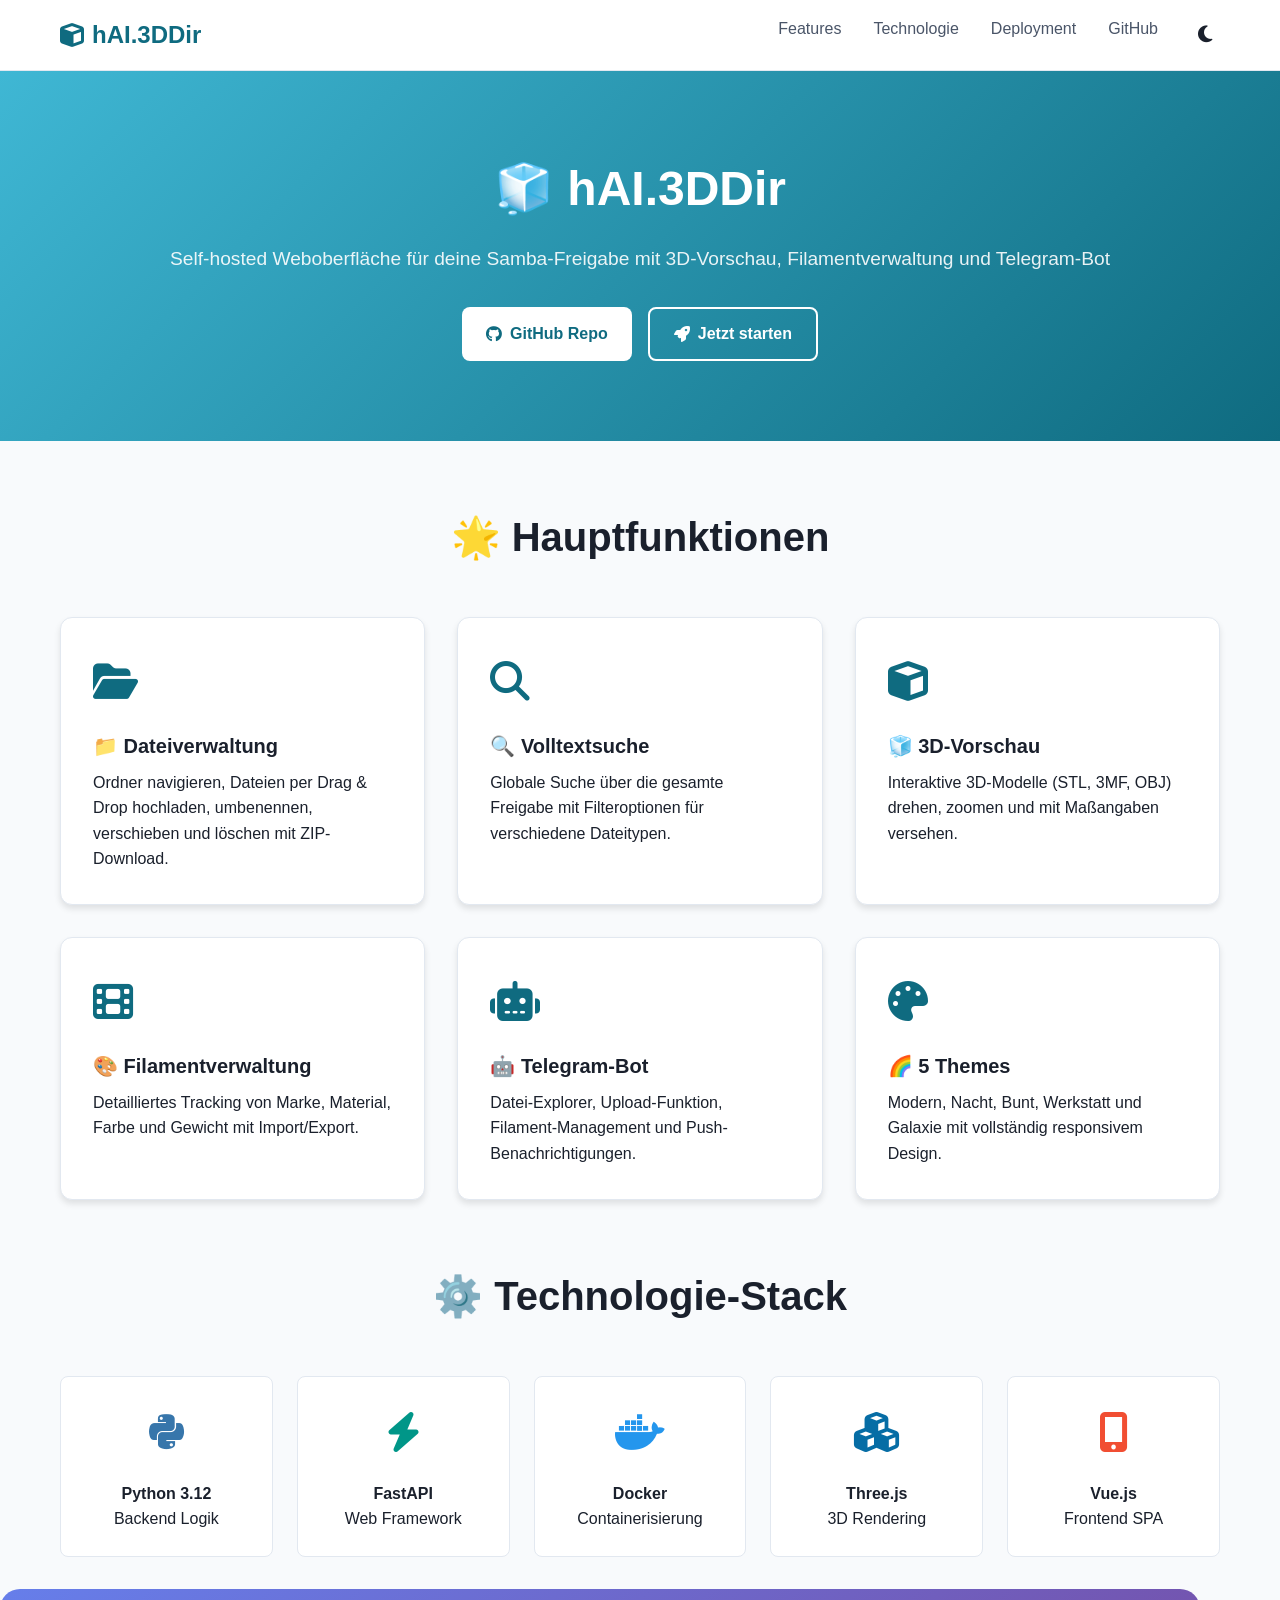
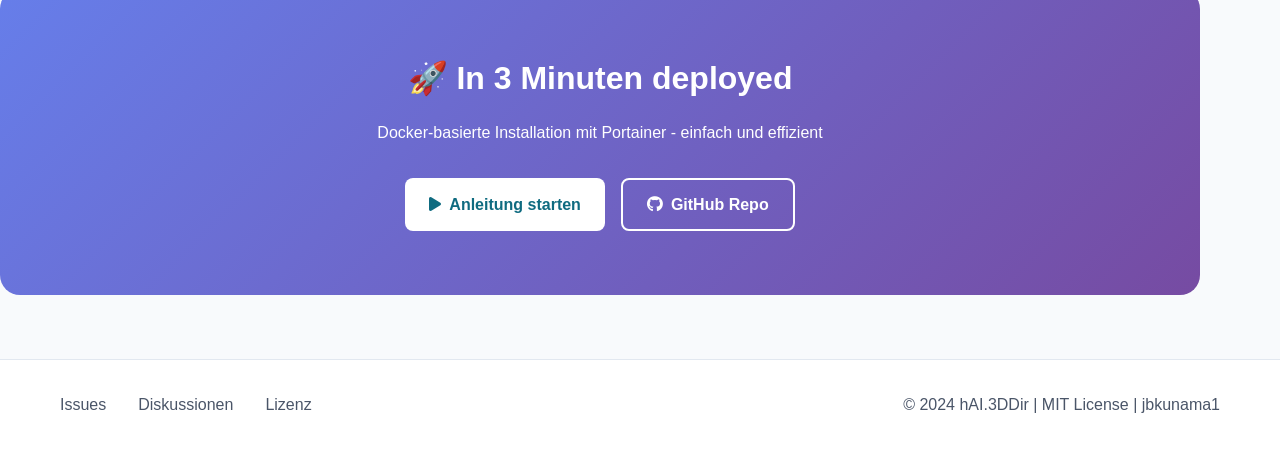
<file: docs/index.html>
<!DOCTYPE html>
<html lang="de">
<head>
    <meta charset="utf-8">
    <meta name="viewport" content="width=device-width, initial-scale=1">
    <title>hAI.3DDir – Self-hosted 3D-Datei-Manager</title>
    <meta name="description" content="Self-hosted Weboberfläche für deine Samba-Freigabe mit 3D-Vorschau, Filamentverwaltung und Telegram-Bot. Gebaut mit FastAPI und Docker für lokale Netzwerke.">
    <meta name="keywords" content="3D-Druck, File-Sharing, Samba, FastAPI, Docker, Selfhosted, NAS, Filament-Management, Telegram Bot">
    <meta name="author" content="jbkunama1">
    <meta name="theme-color" content="#0f6b80">
    <link rel="canonical" href="https://jbkunama1.github.io/hAI.3DDir/">
    <link rel="stylesheet" href="https://cdnjs.cloudflare.com/ajax/libs/font-awesome/6.4.0/css/all.min.css">
    <style>
        :root {
            --primary: #0f6b80;
            --primary-light: #3fb7d4;
            --secondary: #ff6b6b;
            --accent: #4ecdc4;
            --bg: #f8fafc;
            --surface: #ffffff;
            --text: #1a202c;
            --text-secondary: #4a5568;
            --border: #e2e8f0;
            --shadow: rgba(0, 0, 0, 0.1);
            --gradient: linear-gradient(135deg, #667eea 0%, #764ba2 100%);
        }

        [data-theme="dark"] {
            --bg: #0f1419;
            --surface: #171e26;
            --text: #e6edf3;
            --text-secondary: #8d9aab;
            --border: #2a3441;
            --shadow: rgba(0, 0, 0, 0.3);
        }

        * {
            margin: 0;
            padding: 0;
            box-sizing: border-box;
        }

        body {
            font-family: -apple-system, BlinkMacSystemFont, 'Segoe UI', Roboto, sans-serif;
            background: var(--bg);
            color: var(--text);
            line-height: 1.6;
        }

        .container {
            max-width: 1200px;
            margin: 0 auto;
            padding: 0 20px;
        }

        /* Header */
        header {
            background: var(--surface);
            border-bottom: 1px solid var(--border);
            padding: 1rem 0;
            position: sticky;
            top: 0;
            z-index: 100;
        }

        nav {
            display: flex;
            justify-content: space-between;
            align-items: center;
        }

        .logo {
            display: flex;
            align-items: center;
            gap: 0.5rem;
            font-size: 1.5rem;
            font-weight: bold;
            color: var(--primary);
        }

        .nav-links {
            display: flex;
            gap: 2rem;
        }

        .nav-links a {
            color: var(--text-secondary);
            text-decoration: none;
            transition: color 0.3s ease;
        }

        .nav-links a:hover {
            color: var(--primary);
        }

        .theme-toggle {
            background: none;
            border: none;
            color: var(--text);
            font-size: 1.2rem;
            cursor: pointer;
            padding: 0.5rem;
        }

        /* Hero */
        .hero {
            text-align: center;
            padding: 5rem 0;
            background: linear-gradient(135deg, var(--primary-light), var(--primary));
            color: white;
        }

        .hero h1 {
            font-size: 3rem;
            margin-bottom: 1rem;
        }

        .hero .subtitle {
            font-size: 1.2rem;
            margin-bottom: 2rem;
            opacity: 0.9;
        }

        .hero-buttons {
            display: flex;
            gap: 1rem;
            justify-content: center;
        }

        .btn {
            padding: 0.75rem 1.5rem;
            border-radius: 8px;
            text-decoration: none;
            font-weight: 600;
            transition: all 0.3s ease;
            display: inline-flex;
            align-items: center;
            gap: 0.5rem;
        }

        .btn-primary {
            background: white;
            color: var(--primary);
        }

        .btn-secondary {
            background: transparent;
            color: white;
            border: 2px solid white;
        }

        /* Features */
        .features {
            padding: 4rem 0;
        }

        .section-title {
            text-align: center;
            font-size: 2.5rem;
            margin-bottom: 3rem;
        }

        .feature-grid {
            display: grid;
            grid-template-columns: repeat(auto-fit, minmax(300px, 1fr));
            gap: 2rem;
        }

        .feature-card {
            background: var(--surface);
            border-radius: 12px;
            padding: 2rem;
            box-shadow: 0 4px 6px var(--shadow);
            border: 1px solid var(--border);
        }

        .feature-icon {
            font-size: 2.5rem;
            color: var(--primary);
            margin-bottom: 1rem;
        }

        .feature-card h3 {
            font-size: 1.25rem;
            margin-bottom: 0.5rem;
        }

        /* Architecture */
        .architecture {
            padding: 4rem 0;
            background: var(--surface);
            border-radius: 20px;
            margin: 2rem 0;
        }

        .arch-diagram {
            display: flex;
            justify-content: center;
            align-items: center;
            flex-wrap: wrap;
            gap: 1rem;
        }

        .arch-component {
            background: var(--bg);
            border: 2px solid var(--border);
            border-radius: 8px;
            padding: 1rem;
            text-align: center;
            min-width: 120px;
        }

        .arch-component i {
            font-size: 2rem;
            color: var(--primary);
            margin-bottom: 0.5rem;
        }

        .tech-grid {
            display: grid;
            grid-template-columns: repeat(auto-fit, minmax(200px, 1fr));
            gap: 1.5rem;
            margin-top: 2rem;
        }

        .tech-item {
            text-align: center;
            padding: 1.5rem;
            background: var(--surface);
            border-radius: 8px;
            border: 1px solid var(--border);
        }

        .tech-icon {
            font-size: 2.5rem;
            margin-bottom: 1rem;
        }

        .tech-item:nth-child(1) .tech-icon { color: #3776ab; }
        .tech-item:nth-child(2) .tech-icon { color: #009688; }
        .tech-item:nth-child(3) .tech-icon { color: #2496ed; }
        .tech-item:nth-child(4) .tech-icon { color: #066da5; }
        .tech-item:nth-child(5) .tech-icon { color: #f14e32; }

        /* CTA */
        .cta {
            padding: 4rem 0;
            background: var(--gradient);
            color: white;
            text-align: center;
            border-radius: 20px;
            margin: 2rem 0;
        }

        .cta h2 {
            font-size: 2rem;
            margin-bottom: 1rem;
        }

        .cta-buttons {
            display: flex;
            gap: 1rem;
            justify-content: center;
            margin-top: 2rem;
        }

        /* Footer */
        footer {
            background: var(--surface);
            border-top: 1px solid var(--border);
            padding: 2rem 0;
            margin-top: 4rem;
        }

        .footer-content {
            display: flex;
            justify-content: space-between;
            align-items: center;
            flex-wrap: wrap;
            gap: 2rem;
        }

        .footer-links {
            display: flex;
            gap: 2rem;
        }

        .footer-links a {
            color: var(--text-secondary);
            text-decoration: none;
            transition: color 0.3s ease;
        }

        .footer-links a:hover {
            color: var(--primary);
        }

        /* Responsive */
        @media (max-width: 768px) {
            .nav-links {
                display: none;
            }

            .hero h1 {
                font-size: 2rem;
            }

            .feature-grid {
                grid-template-columns: 1fr;
            }

            .footer-content {
                flex-direction: column;
                text-align: center;
            }
        }
    </style>
</head>
<body>
    <header>
        <nav class="container">
            <div class="logo">
                <i class="fas fa-cube"></i>
                <span>hAI.3DDir</span>
            </div>
            <div class="nav-links">
                <a href="#features">Features</a>
                <a href="#tech">Technologie</a>
                <a href="#deployment">Deployment</a>
                <a href="https://github.com/jbkunama1/hAI.3DDir" target="_blank">GitHub</a>
                <button class="theme-toggle">
                    <i class="fas fa-moon"></i>
                </button>
            </div>
        </nav>
    </header>

    <section class="hero">
        <div class="container">
            <h1>🧊 hAI.3DDir</h1>
            <p class="subtitle">Self-hosted Weboberfläche für deine Samba-Freigabe mit 3D-Vorschau, Filamentverwaltung und Telegram-Bot</p>
            <div class="hero-buttons">
                <a href="https://github.com/jbkunama1/hAI.3DDir" class="btn btn-primary" target="_blank">
                    <i class="fab fa-github"></i>
                    GitHub Repo
                </a>
                <a href="#deployment" class="btn btn-secondary">
                    <i class="fas fa-rocket"></i>
                    Jetzt starten
                </a>
            </div>
        </div>
    </section>

    <section id="features" class="features">
        <div class="container">
            <h2 class="section-title">🌟 Hauptfunktionen</h2>
            <div class="feature-grid">
                <div class="feature-card">
                    <div class="feature-icon">
                        <i class="fas fa-folder-open"></i>
                    </div>
                    <h3>📁 Dateiverwaltung</h3>
                    <p>Ordner navigieren, Dateien per Drag & Drop hochladen, umbenennen, verschieben und löschen mit ZIP-Download.</p>
                </div>
                <div class="feature-card">
                    <div class="feature-icon">
                        <i class="fas fa-search"></i>
                    </div>
                    <h3>🔍 Volltextsuche</h3>
                    <p>Globale Suche über die gesamte Freigabe mit Filteroptionen für verschiedene Dateitypen.</p>
                </div>
                <div class="feature-card">
                    <div class="feature-icon">
                        <i class="fas fa-cube"></i>
                    </div>
                    <h3>🧊 3D-Vorschau</h3>
                    <p>Interaktive 3D-Modelle (STL, 3MF, OBJ) drehen, zoomen und mit Maßangaben versehen.</p>
                </div>
                <div class="feature-card">
                    <div class="feature-icon">
                        <i class="fas fa-film"></i>
                    </div>
                    <h3>🎨 Filamentverwaltung</h3>
                    <p>Detailliertes Tracking von Marke, Material, Farbe und Gewicht mit Import/Export.</p>
                </div>
                <div class="feature-card">
                    <div class="feature-icon">
                        <i class="fas fa-robot"></i>
                    </div>
                    <h3>🤖 Telegram-Bot</h3>
                    <p>Datei-Explorer, Upload-Funktion, Filament-Management und Push-Benachrichtigungen.</p>
                </div>
                <div class="feature-card">
                    <div class="feature-icon">
                        <i class="fas fa-palette"></i>
                    </div>
                    <h3>🌈 5 Themes</h3>
                    <p>Modern, Nacht, Bunt, Werkstatt und Galaxie mit vollständig responsivem Design.</p>
                </div>
            </div>
        </div>
    </section>

    <section id="tech" class="tech">
        <div class="container">
            <h2 class="section-title">⚙️ Technologie-Stack</h2>
            <div class="tech-grid">
                <div class="tech-item">
                    <div class="tech-icon">
                        <i class="fab fa-python"></i>
                    </div>
                    <h4>Python 3.12</h4>
                    <p>Backend Logik</p>
                </div>
                <div class="tech-item">
                    <div class="tech-icon">
                        <i class="fas fa-bolt"></i>
                    </div>
                    <h4>FastAPI</h4>
                    <p>Web Framework</p>
                </div>
                <div class="tech-item">
                    <div class="tech-icon">
                        <i class="fab fa-docker"></i>
                    </div>
                    <h4>Docker</h4>
                    <p>Containerisierung</p>
                </div>
                <div class="tech-item">
                    <div class="tech-icon">
                        <i class="fas fa-cubes"></i>
                    </div>
                    <h4>Three.js</h4>
                    <p>3D Rendering</p>
                </div>
                <div class="tech-item">
                    <div class="tech-icon">
                        <i class="fas fa-mobile-alt"></i>
                    </div>
                    <h4>Vue.js</h4>
                    <p>Frontend SPA</p>
                </div>
            </div>
        </div>
    </section>

    <section id="deployment" class="cta container">
        <h2>🚀 In 3 Minuten deployed</h2>
        <p>Docker-basierte Installation mit Portainer - einfach und effizient</p>
        <div class="cta-buttons">
            <a href="https://github.com/jbkunama1/hAI.3DDir#-deployment-mit-portainer" class="btn btn-primary">
                <i class="fas fa-play"></i>
                Anleitung starten
            </a>
            <a href="https://github.com/jbkunama1/hAI.3DDir" class="btn btn-secondary" target="_blank">
                <i class="fab fa-github"></i>
                GitHub Repo
            </a>
        </div>
    </section>

    <footer>
        <div class="container">
            <div class="footer-content">
                <div class="footer-links">
                    <a href="https://github.com/jbkunama1/hAI.3DDir/issues">Issues</a>
                    <a href="https://github.com/jbkunama1/hAI.3DDir/discussions">Diskussionen</a>
                    <a href="https://github.com/jbkunama1/hAI.3DDir/blob/main/LICENSE">Lizenz</a>
                </div>
                <div style="color: var(--text-secondary);">
                    © 2024 hAI.3DDir | MIT License | jbkunama1
                </div>
            </div>
        </div>
    </footer>

    <script>
        // Theme Toggle
        const themeToggle = document.querySelector('.theme-toggle');
        const body = document.body;
        const icon = themeToggle.querySelector('i');

        const savedTheme = localStorage.getItem('theme') || 'light';
        body.setAttribute('data-theme', savedTheme);
        updateThemeIcon(savedTheme);

        themeToggle.addEventListener('click', () => {
            const currentTheme = body.getAttribute('data-theme');
            const newTheme = currentTheme === 'light' ? 'dark' : 'light';
            
            body.setAttribute('data-theme', newTheme);
            localStorage.setItem('theme', newTheme);
            updateThemeIcon(newTheme);
        });

        function updateThemeIcon(theme) {
            icon.className = theme === 'light' ? 'fas fa-moon' : 'fas fa-sun';
        }

        // Smooth scrolling
        document.querySelectorAll('a[href^="#"]').forEach(anchor => {
            anchor.addEventListener('click', function (e) {
                e.preventDefault();
                const target = document.querySelector(this.getAttribute('href'));
                if (target) {
                    target.scrollIntoView({
                        behavior: 'smooth',
                        block: 'start'
                    });
                }
            });
        });
    </script>
</body>
</html>
</file>
